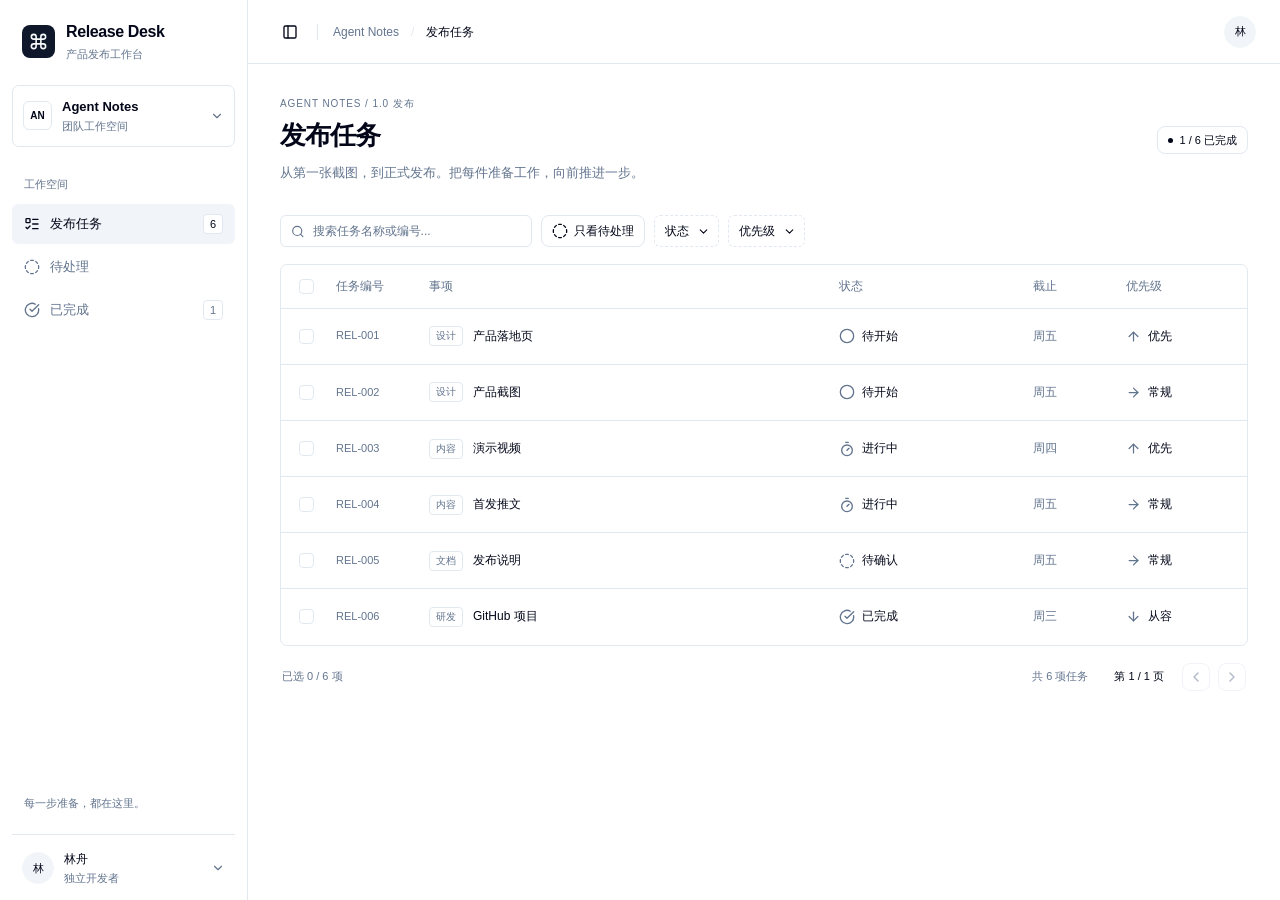
<file: index.html>
<!doctype html><html lang="zh-CN"><head><meta charset="UTF-8"/><meta name="viewport" content="width=device-width, initial-scale=1.0"/><title>Release Desk · 产品发布工作台</title>  <script type="module" crossorigin src="./assets/index-4V3cUewn.js"></script>
  <link rel="stylesheet" crossorigin href="./assets/index-pmveyRoi.css">
</head><body><div id="root"></div></body></html>
</file>
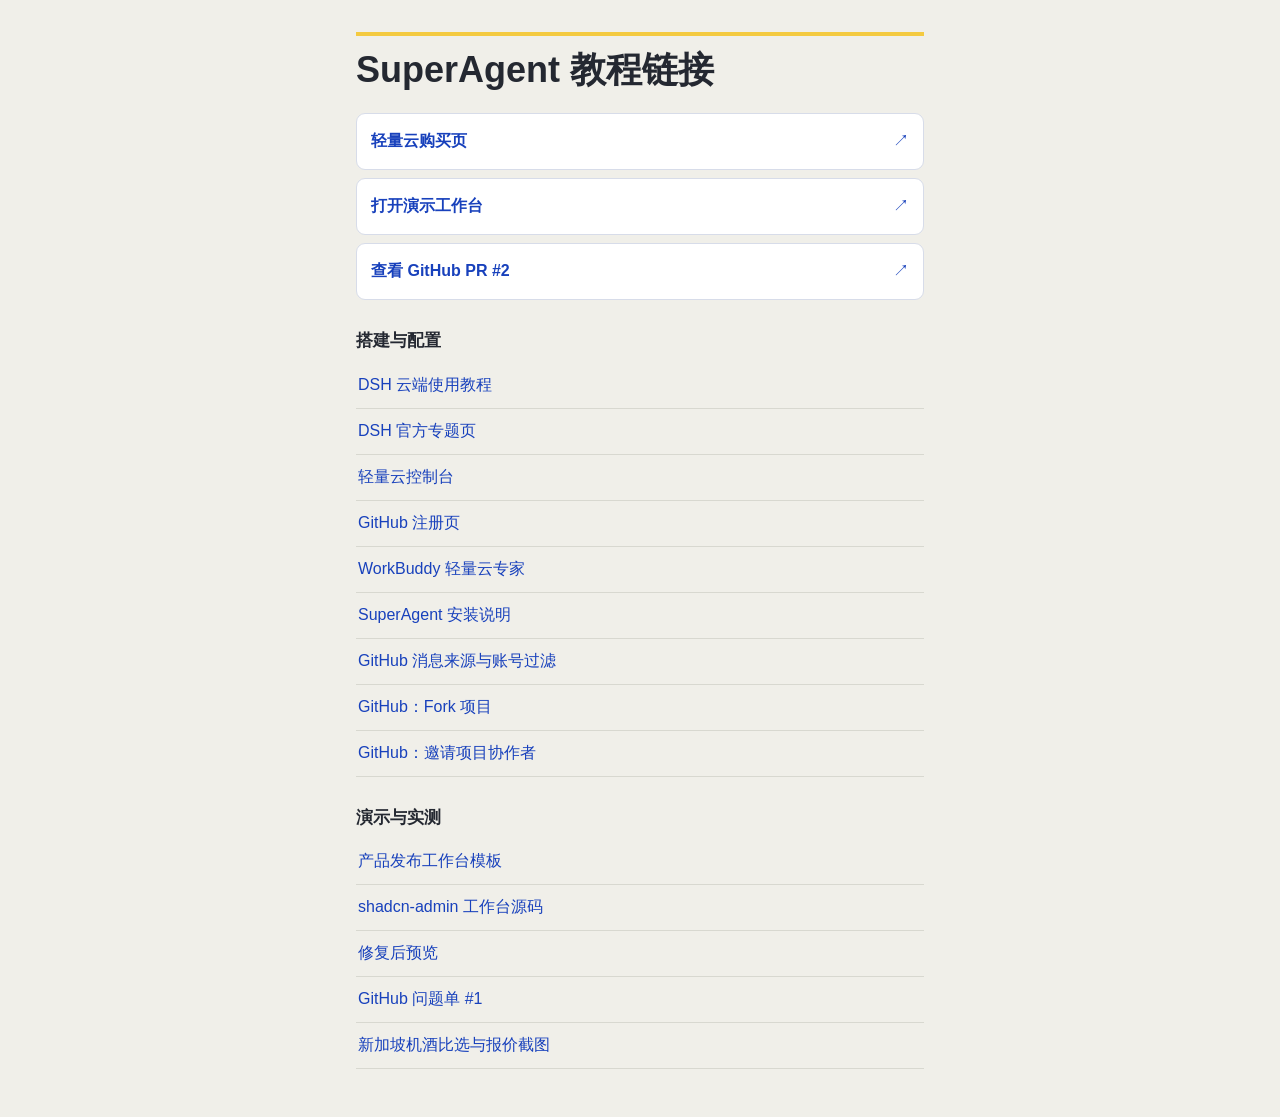
<file: links/index.html>
<!doctype html>
<html lang="zh-CN">
<head>
  <meta charset="utf-8">
  <meta name="viewport" content="width=device-width, initial-scale=1">
  <meta name="robots" content="noindex">
  <title>SuperAgent 教程链接</title>
  <style>
    :root { color-scheme: light; font-family: "PingFang SC", "Hiragino Sans GB", "Microsoft YaHei", sans-serif; }
    body { margin: 0; background: #f0efe9; color: #242831; line-height: 1.55; }
    main { box-sizing: border-box; width: min(100%, 38rem); margin: 0 auto; padding: 32px 20px 48px; }
    h1 { margin: 0 0 22px; padding-top: 12px; border-top: 4px solid #f4ca40; font-size: clamp(25px, 6vw, 36px); line-height: 1.2; }
    h2 { margin: 28px 0 8px; font-size: 17px; }
    ul { margin: 0; padding: 0; list-style: none; }
    a { box-sizing: border-box; display: flex; min-height: 46px; align-items: center; justify-content: space-between; gap: 12px; padding: 9px 2px; border-bottom: 1px solid #d8d8d0; color: #1841bc; text-decoration: none; }
    a:hover { text-decoration: underline; }
    a:focus-visible { outline: 2px solid #1841bc; outline-offset: 3px; }
    .featured { display: grid; gap: 8px; }
    .featured a { min-height: 57px; padding: 11px 14px; border: 1px solid #d7dce9; border-radius: 9px; background: #fff; font-size: 16px; font-weight: 650; }
    .arrow { flex: none; font-weight: 400; }
  </style>
</head>
<body>
  <main>
    <h1>SuperAgent 教程链接</h1>
    <nav aria-label="三个常用入口">
      <ul class="featured">
        <li><a href="https://buy.cloud.tencent.com/lighthouse">轻量云购买页 <span class="arrow" aria-hidden="true">↗</span></a></li>
        <li><a href="https://happier9216.github.io/superagent-launch-demo/">打开演示工作台 <span class="arrow" aria-hidden="true">↗</span></a></li>
        <li><a href="https://github.com/shownowAI/superagent-launch-demo/pull/2">查看 GitHub PR #2 <span class="arrow" aria-hidden="true">↗</span></a></li>
      </ul>
    </nav>

    <section>
      <h2>搭建与配置</h2>
      <ul>
        <li><a href="https://cloud.tencent.com/developer/article/2726642">DSH 云端使用教程</a></li>
        <li><a href="https://cloud.tencent.com/act/pro/ds-harness">DSH 官方专题页</a></li>
        <li><a href="https://console.cloud.tencent.com/lighthouse/instance">轻量云控制台</a></li>
        <li><a href="https://github.com/signup">GitHub 注册页</a></li>
        <li><a href="https://cloud.tencent.com/developer/article/2727729">WorkBuddy 轻量云专家</a></li>
        <li><a href="https://github.com/deepseek-ai/dsh-superagent-prototype/blob/8c32a9dc5d72c033816c6a8110b37f40cf94fba4/SETUP.md">SuperAgent 安装说明</a></li>
        <li><a href="https://github.com/deepseek-ai/dsh-superagent-prototype/blob/8c32a9dc5d72c033816c6a8110b37f40cf94fba4/src/sources/github.ts">GitHub 消息来源与账号过滤</a></li>
        <li><a href="https://docs.github.com/en/get-started/quickstart/fork-a-repo">GitHub：Fork 项目</a></li>
        <li><a href="https://docs.github.com/en/repositories/managing-your-repositorys-settings-and-features/repository-access-and-collaboration/inviting-collaborators-to-a-personal-repository">GitHub：邀请项目协作者</a></li>
      </ul>
    </section>

    <section>
      <h2>演示与实测</h2>
      <ul>
        <li><a href="https://github.com/happier9216/superagent-launch-demo">产品发布工作台模板</a></li>
        <li><a href="https://github.com/satnaing/shadcn-admin">shadcn-admin 工作台源码</a></li>
        <li><a href="https://happier9216.github.io/superagent-launch-demo/result/">修复后预览</a></li>
        <li><a href="https://github.com/shownowAI/superagent-launch-demo/issues/1">GitHub 问题单 #1</a></li>
        <li><a href="https://github.com/shownowAI/superagent-launch-demo/blob/5a22b7c1c736d70e2aec3b1cbafed2e52ef9af68/docs/singapore-trip/2026-11-11/%E6%96%B0%E5%8A%A0%E5%9D%A1%E8%A1%8C%E7%A8%8B%E6%96%B9%E6%A1%88%E6%AF%94%E9%80%89%E6%8A%A5%E5%91%8A.md">新加坡机酒比选与报价截图</a></li>
      </ul>
    </section>
  </main>
</body>
</html>
</file>
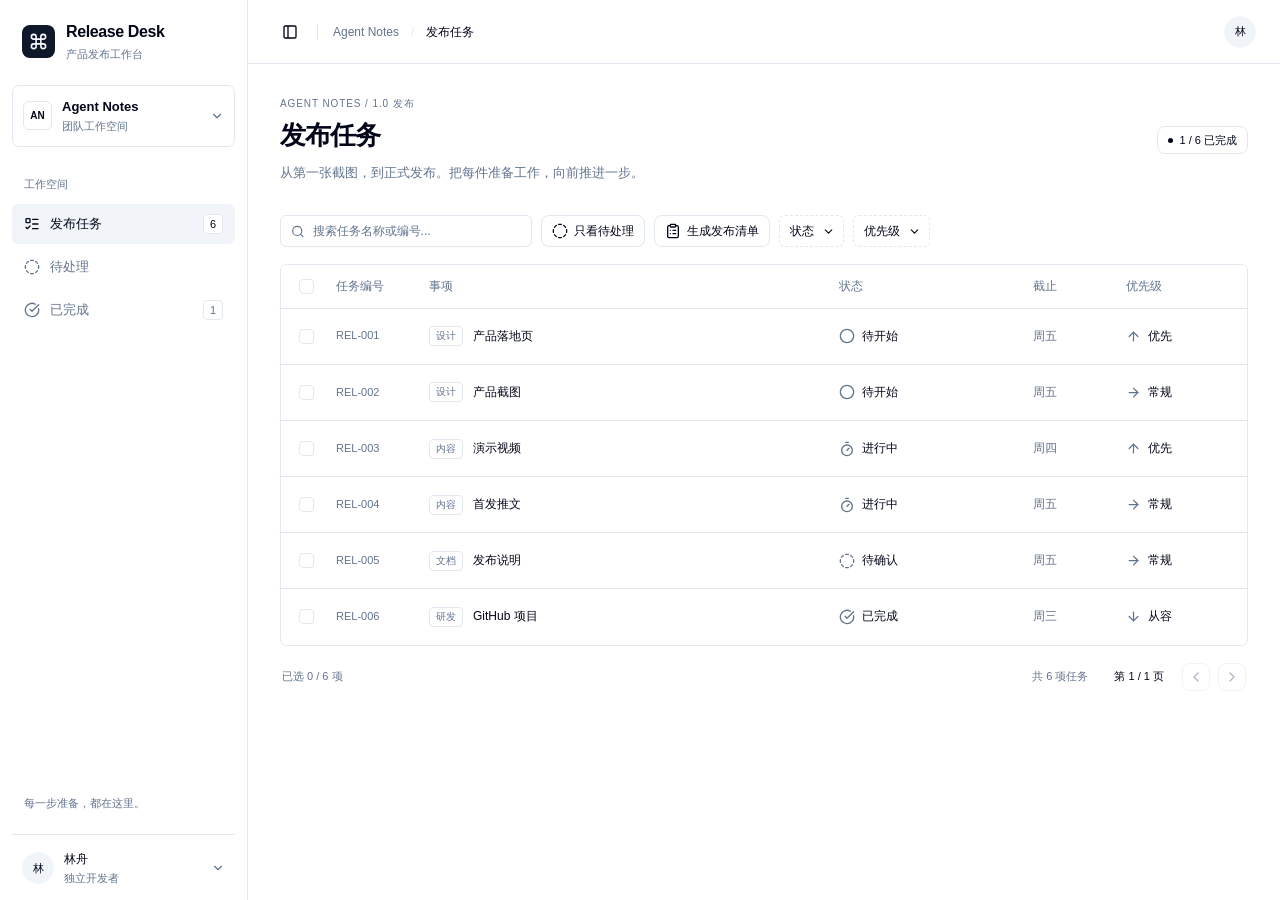
<file: result/index.html>
<!doctype html><html lang="zh-CN"><head><meta charset="UTF-8"/><meta name="viewport" content="width=device-width, initial-scale=1.0"/><title>Release Desk · 产品发布工作台</title>  <script type="module" crossorigin src="./assets/index-xsgQ9UOW.js"></script>
  <link rel="stylesheet" crossorigin href="./assets/index-DMCnuRxw.css">
</head><body><div id="root"></div></body></html>
</file>
<file: assets/index-pmveyRoi.css>
/*! tailwindcss v4.2.2 | MIT License | https://tailwindcss.com */
@layer properties{@supports (((-webkit-hyphens:none)) and (not (margin-trim:inline))) or ((-moz-orient:inline) and (not (color:rgb(from red r g b)))){*,:before,:after,::backdrop{--tw-translate-x:0;--tw-translate-y:0;--tw-translate-z:0;--tw-space-x-reverse:0;--tw-border-style:solid;--tw-leading:initial;--tw-font-weight:initial;--tw-tracking:initial;--tw-shadow:0 0 #0000;--tw-shadow-color:initial;--tw-shadow-alpha:100%;--tw-inset-shadow:0 0 #0000;--tw-inset-shadow-color:initial;--tw-inset-shadow-alpha:100%;--tw-ring-color:initial;--tw-ring-shadow:0 0 #0000;--tw-inset-ring-color:initial;--tw-inset-ring-shadow:0 0 #0000;--tw-ring-inset:initial;--tw-ring-offset-width:0px;--tw-ring-offset-color:#fff;--tw-ring-offset-shadow:0 0 #0000;--tw-outline-style:solid;--tw-blur:initial;--tw-brightness:initial;--tw-contrast:initial;--tw-grayscale:initial;--tw-hue-rotate:initial;--tw-invert:initial;--tw-opacity:initial;--tw-saturate:initial;--tw-sepia:initial;--tw-drop-shadow:initial;--tw-drop-shadow-color:initial;--tw-drop-shadow-alpha:100%;--tw-drop-shadow-size:initial;--tw-duration:initial;--tw-content:"";--tw-backdrop-blur:initial;--tw-backdrop-brightness:initial;--tw-backdrop-contrast:initial;--tw-backdrop-grayscale:initial;--tw-backdrop-hue-rotate:initial;--tw-backdrop-invert:initial;--tw-backdrop-opacity:initial;--tw-backdrop-saturate:initial;--tw-backdrop-sepia:initial;--tw-scale-x:1;--tw-scale-y:1;--tw-scale-z:1}}}@layer theme{:root,:host{--font-sans:ui-sans-serif, system-ui, sans-serif, "Apple Color Emoji", "Segoe UI Emoji", "Segoe UI Symbol", "Noto Color Emoji";--font-mono:ui-monospace, SFMono-Regular, Menlo, Monaco, Consolas, "Liberation Mono", "Courier New", monospace;--color-white:#fff;--spacing:.25rem;--container-xl:36rem;--container-7xl:80rem;--text-xs:.75rem;--text-xs--line-height:calc(1 / .75);--text-sm:.875rem;--text-sm--line-height:calc(1.25 / .875);--text-2xl:1.5rem;--text-2xl--line-height:calc(2 / 1.5);--font-weight-normal:400;--font-weight-medium:500;--font-weight-semibold:600;--font-weight-bold:700;--tracking-tight:-.025em;--leading-tight:1.25;--blur-lg:16px;--default-transition-duration:.15s;--default-transition-timing-function:cubic-bezier(.4, 0, .2, 1);--default-font-family:var(--font-sans);--default-mono-font-family:var(--font-mono)}}@layer base{*,:after,:before,::backdrop{box-sizing:border-box;border:0 solid;margin:0;padding:0}::file-selector-button{box-sizing:border-box;border:0 solid;margin:0;padding:0}html,:host{-webkit-text-size-adjust:100%;tab-size:4;line-height:1.5;font-family:var(--default-font-family,ui-sans-serif, system-ui, sans-serif, "Apple Color Emoji", "Segoe UI Emoji", "Segoe UI Symbol", "Noto Color Emoji");font-feature-settings:var(--default-font-feature-settings,normal);font-variation-settings:var(--default-font-variation-settings,normal);-webkit-tap-highlight-color:transparent}hr{height:0;color:inherit;border-top-width:1px}abbr:where([title]){-webkit-text-decoration:underline dotted;text-decoration:underline dotted}h1,h2,h3,h4,h5,h6{font-size:inherit;font-weight:inherit}a{color:inherit;-webkit-text-decoration:inherit;-webkit-text-decoration:inherit;-webkit-text-decoration:inherit;-webkit-text-decoration:inherit;text-decoration:inherit}b,strong{font-weight:bolder}code,kbd,samp,pre{font-family:var(--default-mono-font-family,ui-monospace, SFMono-Regular, Menlo, Monaco, Consolas, "Liberation Mono", "Courier New", monospace);font-feature-settings:var(--default-mono-font-feature-settings,normal);font-variation-settings:var(--default-mono-font-variation-settings,normal);font-size:1em}small{font-size:80%}sub,sup{vertical-align:baseline;font-size:75%;line-height:0;position:relative}sub{bottom:-.25em}sup{top:-.5em}table{text-indent:0;border-color:inherit;border-collapse:collapse}:-moz-focusring{outline:auto}progress{vertical-align:baseline}summary{display:list-item}ol,ul,menu{list-style:none}img,svg,video,canvas,audio,iframe,embed,object{vertical-align:middle;display:block}img,video{max-width:100%;height:auto}button,input,select,optgroup,textarea{font:inherit;font-feature-settings:inherit;font-variation-settings:inherit;letter-spacing:inherit;color:inherit;opacity:1;background-color:#0000;border-radius:0}::file-selector-button{font:inherit;font-feature-settings:inherit;font-variation-settings:inherit;letter-spacing:inherit;color:inherit;opacity:1;background-color:#0000;border-radius:0}:where(select:is([multiple],[size])) optgroup{font-weight:bolder}:where(select:is([multiple],[size])) optgroup option{padding-inline-start:20px}::file-selector-button{margin-inline-end:4px}::placeholder{opacity:1}@supports (not ((-webkit-appearance:-apple-pay-button))) or (contain-intrinsic-size:1px){::placeholder{color:currentColor}@supports (color:color-mix(in lab, red, red)){::placeholder{color:color-mix(in oklab, currentcolor 50%, transparent)}}}textarea{resize:vertical}::-webkit-search-decoration{-webkit-appearance:none}::-webkit-date-and-time-value{min-height:1lh;text-align:inherit}::-webkit-datetime-edit{display:inline-flex}::-webkit-datetime-edit-fields-wrapper{padding:0}::-webkit-datetime-edit{padding-block:0}::-webkit-datetime-edit-year-field{padding-block:0}::-webkit-datetime-edit-month-field{padding-block:0}::-webkit-datetime-edit-day-field{padding-block:0}::-webkit-datetime-edit-hour-field{padding-block:0}::-webkit-datetime-edit-minute-field{padding-block:0}::-webkit-datetime-edit-second-field{padding-block:0}::-webkit-datetime-edit-millisecond-field{padding-block:0}::-webkit-datetime-edit-meridiem-field{padding-block:0}::-webkit-calendar-picker-indicator{line-height:1}:-moz-ui-invalid{box-shadow:none}button,input:where([type=button],[type=reset],[type=submit]){appearance:button}::file-selector-button{appearance:button}::-webkit-inner-spin-button{height:auto}::-webkit-outer-spin-button{height:auto}[hidden]:where(:not([hidden=until-found])){display:none!important}*{border-color:var(--border);outline-color:var(--ring)}@supports (color:color-mix(in lab, red, red)){*{outline-color:color-mix(in oklab, var(--ring) 50%, transparent)}}body{background-color:var(--background);color:var(--foreground);-webkit-font-smoothing:antialiased;margin:0;font-family:Inter,-apple-system,BlinkMacSystemFont,PingFang SC,Microsoft YaHei,sans-serif}button,input,select{font:inherit}button:not(:disabled),select{cursor:pointer}button:focus-visible,input:focus-visible,select:focus-visible{outline:2px solid var(--ring);outline-offset:3px}}@layer components;@layer utilities{.visible{visibility:visible}.fixed{position:fixed}.relative{position:relative}.sticky{position:sticky}.start{inset-inline-start:var(--spacing)}.end{inset-inline-end:var(--spacing)}.top-0{top:calc(var(--spacing) * 0)}.z-50{z-index:50}.container{width:100%}@media (width>=40rem){.container{max-width:40rem}}@media (width>=48rem){.container{max-width:48rem}}@media (width>=64rem){.container{max-width:64rem}}@media (width>=80rem){.container{max-width:80rem}}@media (width>=96rem){.container{max-width:96rem}}.ms-auto{margin-inline-start:auto}.me-auto{margin-inline-end:auto}.mt-4{margin-top:calc(var(--spacing) * 4)}.mt-auto{margin-top:auto}.flex{display:flex}.grid{display:grid}.inline-flex{display:inline-flex}.table{display:table}.table-caption{display:table-caption}.table-cell{display:table-cell}.table-row{display:table-row}.aspect-square{aspect-ratio:1}.size-3\.5{width:calc(var(--spacing) * 3.5);height:calc(var(--spacing) * 3.5)}.size-4{width:calc(var(--spacing) * 4);height:calc(var(--spacing) * 4)}.size-6{width:calc(var(--spacing) * 6);height:calc(var(--spacing) * 6)}.size-8{width:calc(var(--spacing) * 8);height:calc(var(--spacing) * 8)}.size-9{width:calc(var(--spacing) * 9);height:calc(var(--spacing) * 9)}.size-full{width:100%;height:100%}.h-6{height:calc(var(--spacing) * 6)}.h-8{height:calc(var(--spacing) * 8)}.h-9{height:calc(var(--spacing) * 9)}.h-10{height:calc(var(--spacing) * 10)}.h-16{height:calc(var(--spacing) * 16)}.h-24{height:calc(var(--spacing) * 24)}.h-full{height:100%}.w-\(--radix-dropdown-menu-trigger-width\){width:var(--radix-dropdown-menu-trigger-width)}.w-2\/3{width:66.6667%}.w-8{width:calc(var(--spacing) * 8)}.w-20{width:calc(var(--spacing) * 20)}.w-25{width:calc(var(--spacing) * 25)}.w-\[inherit\]{width:inherit}.w-fit{width:fit-content}.w-full{width:100%}.max-w-0{max-width:calc(var(--spacing) * 0)}.max-w-52{max-width:calc(var(--spacing) * 52)}.min-w-56{min-width:calc(var(--spacing) * 56)}.min-w-xl{min-width:var(--container-xl)}.flex-1{flex:1}.shrink-0{flex-shrink:0}.grow{flex-grow:1}.caption-bottom{caption-side:bottom}.translate-y-0\.5{--tw-translate-y:calc(var(--spacing) * .5);translate:var(--tw-translate-x) var(--tw-translate-y)}.flex-col{flex-direction:column}.flex-wrap{flex-wrap:wrap}.items-center{align-items:center}.items-end{align-items:flex-end}.justify-between{justify-content:space-between}.justify-center{justify-content:center}.gap-1{gap:calc(var(--spacing) * 1)}.gap-1\.5{gap:calc(var(--spacing) * 1.5)}.gap-2{gap:calc(var(--spacing) * 2)}.gap-3{gap:calc(var(--spacing) * 3)}.gap-4{gap:calc(var(--spacing) * 4)}:where(.space-x-2>:not(:last-child)){--tw-space-x-reverse:0;margin-inline-start:calc(calc(var(--spacing) * 2) * var(--tw-space-x-reverse));margin-inline-end:calc(calc(var(--spacing) * 2) * calc(1 - var(--tw-space-x-reverse)))}.truncate{text-overflow:ellipsis;white-space:nowrap;overflow:hidden}.overflow-hidden{overflow:hidden}.overflow-x-auto{overflow-x:auto}.rounded-full{border-radius:3.40282e38px}.rounded-lg{border-radius:var(--radius)}.rounded-md{border-radius:calc(var(--radius) - 2px)}.rounded-sm{border-radius:calc(var(--radius) - 4px)}.border{border-style:var(--tw-border-style);border-width:1px}.border-t{border-top-style:var(--tw-border-style);border-top-width:1px}.border-b{border-bottom-style:var(--tw-border-style);border-bottom-width:1px}.border-input{border-color:var(--input)}.border-transparent{border-color:#0000}.bg-background{background-color:var(--background)}.bg-destructive{background-color:var(--destructive)}.bg-muted,.bg-muted\/50{background-color:var(--muted)}@supports (color:color-mix(in lab, red, red)){.bg-muted\/50{background-color:color-mix(in oklab, var(--muted) 50%, transparent)}}.bg-primary{background-color:var(--primary)}.bg-secondary{background-color:var(--secondary)}.bg-sidebar-primary{background-color:var(--sidebar-primary)}.p-0{padding:calc(var(--spacing) * 0)}.p-2{padding:calc(var(--spacing) * 2)}.p-4{padding:calc(var(--spacing) * 4)}.px-1{padding-inline:calc(var(--spacing) * 1)}.px-2{padding-inline:calc(var(--spacing) * 2)}.px-3{padding-inline:calc(var(--spacing) * 3)}.px-4{padding-inline:calc(var(--spacing) * 4)}.px-6{padding-inline:calc(var(--spacing) * 6)}.py-0{padding-block:calc(var(--spacing) * 0)}.py-0\.5{padding-block:calc(var(--spacing) * .5)}.py-1\.5{padding-block:calc(var(--spacing) * 1.5)}.py-2{padding-block:calc(var(--spacing) * 2)}.py-6{padding-block:calc(var(--spacing) * 6)}.ps-1{padding-inline-start:calc(var(--spacing) * 1)}.ps-3{padding-inline-start:calc(var(--spacing) * 3)}.ps-4{padding-inline-start:calc(var(--spacing) * 4)}.text-center{text-align:center}.text-start{text-align:start}.align-middle{vertical-align:middle}.text-2xl{font-size:var(--text-2xl);line-height:var(--tw-leading,var(--text-2xl--line-height))}.text-sm{font-size:var(--text-sm);line-height:var(--tw-leading,var(--text-sm--line-height))}.text-xs{font-size:var(--text-xs);line-height:var(--tw-leading,var(--text-xs--line-height))}.leading-tight{--tw-leading:var(--leading-tight);line-height:var(--leading-tight)}.font-bold{--tw-font-weight:var(--font-weight-bold);font-weight:var(--font-weight-bold)}.font-medium{--tw-font-weight:var(--font-weight-medium);font-weight:var(--font-weight-medium)}.font-normal{--tw-font-weight:var(--font-weight-normal);font-weight:var(--font-weight-normal)}.font-semibold{--tw-font-weight:var(--font-weight-semibold);font-weight:var(--font-weight-semibold)}.tracking-tight{--tw-tracking:var(--tracking-tight);letter-spacing:var(--tracking-tight)}.text-wrap{text-wrap:wrap}.whitespace-nowrap{white-space:nowrap}.text-current{color:currentColor}.text-foreground{color:var(--foreground)}.text-muted-foreground{color:var(--muted-foreground)}.text-primary{color:var(--primary)}.text-primary-foreground{color:var(--primary-foreground)}.text-secondary-foreground{color:var(--secondary-foreground)}.text-sidebar-primary-foreground{color:var(--sidebar-primary-foreground)}.text-white{color:var(--color-white)}.underline-offset-4{text-underline-offset:4px}.shadow{--tw-shadow:0 1px 3px 0 var(--tw-shadow-color,#0000001a), 0 1px 2px -1px var(--tw-shadow-color,#0000001a);box-shadow:var(--tw-inset-shadow), var(--tw-inset-ring-shadow), var(--tw-ring-offset-shadow), var(--tw-ring-shadow), var(--tw-shadow)}.shadow-none{--tw-shadow:0 0 #0000;box-shadow:var(--tw-inset-shadow), var(--tw-inset-ring-shadow), var(--tw-ring-offset-shadow), var(--tw-ring-shadow), var(--tw-shadow)}.shadow-xs{--tw-shadow:0 1px 2px 0 var(--tw-shadow-color,#0000000d);box-shadow:var(--tw-inset-shadow), var(--tw-inset-ring-shadow), var(--tw-ring-offset-shadow), var(--tw-ring-shadow), var(--tw-shadow)}.outline{outline-style:var(--tw-outline-style);outline-width:1px}.filter{filter:var(--tw-blur,) var(--tw-brightness,) var(--tw-contrast,) var(--tw-grayscale,) var(--tw-hue-rotate,) var(--tw-invert,) var(--tw-saturate,) var(--tw-sepia,) var(--tw-drop-shadow,)}.transition-\[color\,box-shadow\]{transition-property:color,box-shadow;transition-timing-function:var(--tw-ease,var(--default-transition-timing-function));transition-duration:var(--tw-duration,var(--default-transition-duration))}.transition-all{transition-property:all;transition-timing-function:var(--tw-ease,var(--default-transition-timing-function));transition-duration:var(--tw-duration,var(--default-transition-duration))}.transition-colors{transition-property:color,background-color,border-color,outline-color,text-decoration-color,fill,stroke,--tw-gradient-from,--tw-gradient-via,--tw-gradient-to;transition-timing-function:var(--tw-ease,var(--default-transition-timing-function));transition-duration:var(--tw-duration,var(--default-transition-duration))}.transition-shadow{transition-property:box-shadow;transition-timing-function:var(--tw-ease,var(--default-transition-timing-function));transition-duration:var(--tw-duration,var(--default-transition-duration))}.transition-transform{transition-property:transform,translate,scale,rotate;transition-timing-function:var(--tw-ease,var(--default-transition-timing-function));transition-duration:var(--tw-duration,var(--default-transition-duration))}.transition-none{transition-property:none}.duration-200{--tw-duration:.2s;transition-duration:.2s}.outline-none{--tw-outline-style:none;outline-style:none}.group-data-\[state\=open\]\/collapsible\:rotate-90:is(:where(.group\/collapsible)[data-state=open] *){rotate:90deg}.after\:absolute:after{content:var(--tw-content);position:absolute}.after\:inset-0:after{content:var(--tw-content);inset:calc(var(--spacing) * 0)}.after\:-z-10:after{content:var(--tw-content);z-index:calc(10 * -1)}.after\:bg-background\/20:after{content:var(--tw-content);background-color:var(--background)}@supports (color:color-mix(in lab, red, red)){.after\:bg-background\/20:after{background-color:color-mix(in oklab, var(--background) 20%, transparent)}}.after\:backdrop-blur-lg:after{content:var(--tw-content);--tw-backdrop-blur:blur(var(--blur-lg));-webkit-backdrop-filter:var(--tw-backdrop-blur,) var(--tw-backdrop-brightness,) var(--tw-backdrop-contrast,) var(--tw-backdrop-grayscale,) var(--tw-backdrop-hue-rotate,) var(--tw-backdrop-invert,) var(--tw-backdrop-opacity,) var(--tw-backdrop-saturate,) var(--tw-backdrop-sepia,);backdrop-filter:var(--tw-backdrop-blur,) var(--tw-backdrop-brightness,) var(--tw-backdrop-contrast,) var(--tw-backdrop-grayscale,) var(--tw-backdrop-hue-rotate,) var(--tw-backdrop-invert,) var(--tw-backdrop-opacity,) var(--tw-backdrop-saturate,) var(--tw-backdrop-sepia,)}@media (hover:hover){.hover\:bg-accent:hover{background-color:var(--accent)}.hover\:bg-destructive\/90:hover{background-color:var(--destructive)}@supports (color:color-mix(in lab, red, red)){.hover\:bg-destructive\/90:hover{background-color:color-mix(in oklab, var(--destructive) 90%, transparent)}}.hover\:bg-muted\/50:hover{background-color:var(--muted)}@supports (color:color-mix(in lab, red, red)){.hover\:bg-muted\/50:hover{background-color:color-mix(in oklab, var(--muted) 50%, transparent)}}.hover\:bg-primary\/90:hover{background-color:var(--primary)}@supports (color:color-mix(in lab, red, red)){.hover\:bg-primary\/90:hover{background-color:color-mix(in oklab, var(--primary) 90%, transparent)}}.hover\:bg-secondary\/80:hover{background-color:var(--secondary)}@supports (color:color-mix(in lab, red, red)){.hover\:bg-secondary\/80:hover{background-color:color-mix(in oklab, var(--secondary) 80%, transparent)}}.hover\:text-accent-foreground:hover{color:var(--accent-foreground)}.hover\:underline:hover{text-decoration-line:underline}}.focus-visible\:border-ring:focus-visible{border-color:var(--ring)}.focus-visible\:ring-\[3px\]:focus-visible{--tw-ring-shadow:var(--tw-ring-inset,) 0 0 0 calc(3px + var(--tw-ring-offset-width)) var(--tw-ring-color,currentcolor);box-shadow:var(--tw-inset-shadow), var(--tw-inset-ring-shadow), var(--tw-ring-offset-shadow), var(--tw-ring-shadow), var(--tw-shadow)}.focus-visible\:ring-destructive\/20:focus-visible{--tw-ring-color:var(--destructive)}@supports (color:color-mix(in lab, red, red)){.focus-visible\:ring-destructive\/20:focus-visible{--tw-ring-color:color-mix(in oklab, var(--destructive) 20%, transparent)}}.focus-visible\:ring-ring\/50:focus-visible{--tw-ring-color:var(--ring)}@supports (color:color-mix(in lab, red, red)){.focus-visible\:ring-ring\/50:focus-visible{--tw-ring-color:color-mix(in oklab, var(--ring) 50%, transparent)}}.disabled\:pointer-events-none:disabled{pointer-events:none}.disabled\:cursor-not-allowed:disabled{cursor:not-allowed}.disabled\:opacity-50:disabled{opacity:.5}.has-\[\>svg\]\:px-2\.5:has(>svg){padding-inline:calc(var(--spacing) * 2.5)}.has-\[\>svg\]\:px-3:has(>svg){padding-inline:calc(var(--spacing) * 3)}.has-\[\>svg\]\:px-4:has(>svg){padding-inline:calc(var(--spacing) * 4)}.aria-invalid\:border-destructive[aria-invalid=true]{border-color:var(--destructive)}.aria-invalid\:ring-destructive\/20[aria-invalid=true]{--tw-ring-color:var(--destructive)}@supports (color:color-mix(in lab, red, red)){.aria-invalid\:ring-destructive\/20[aria-invalid=true]{--tw-ring-color:color-mix(in oklab, var(--destructive) 20%, transparent)}}.data-\[state\=checked\]\:border-primary[data-state=checked]{border-color:var(--primary)}.data-\[state\=checked\]\:bg-primary[data-state=checked]{background-color:var(--primary)}.data-\[state\=checked\]\:text-primary-foreground[data-state=checked]{color:var(--primary-foreground)}.data-\[state\=open\]\:bg-sidebar-accent[data-state=open]{background-color:var(--sidebar-accent)}.data-\[state\=open\]\:text-sidebar-accent-foreground[data-state=open]{color:var(--sidebar-accent-foreground)}.data-\[state\=selected\]\:bg-muted[data-state=selected]{background-color:var(--muted)}@media not all and (width>=48rem){.max-md\:scale-125{--tw-scale-x:125%;--tw-scale-y:125%;--tw-scale-z:125%;scale:var(--tw-scale-x) var(--tw-scale-y)}}@media not all and (width>=40rem){.max-sm\:has-\[div\[role\=\"toolbar\"\]\]\:mb-16:has(:is(div[role=toolbar])){margin-bottom:calc(var(--spacing) * 16)}}@media (width>=40rem){.sm\:gap-4{gap:calc(var(--spacing) * 4)}.sm\:gap-6{gap:calc(var(--spacing) * 6)}}@container content (width>=80rem){.\@7xl\/content\:mx-auto{margin-inline:auto}.\@7xl\/content\:w-full{width:100%}.\@7xl\/content\:max-w-7xl{max-width:var(--container-7xl)}}.rtl\:rotate-180:where(:is(:lang(ae),:lang(ar),:lang(arc),:lang(bcc),:lang(bqi),:lang(ckb),:lang(dv),:lang(fa),:lang(glk),:lang(he),:lang(ku),:lang(mzn),:lang(nqo),:lang(pnb),:lang(ps),:lang(sd),:lang(ug),:lang(ur),:lang(yi)),[dir=rtl],[dir=rtl] *){rotate:180deg}@media (prefers-color-scheme:dark){.dark\:border-input{border-color:var(--input)}.dark\:bg-destructive\/60{background-color:var(--destructive)}@supports (color:color-mix(in lab, red, red)){.dark\:bg-destructive\/60{background-color:color-mix(in oklab, var(--destructive) 60%, transparent)}}.dark\:bg-input\/30{background-color:var(--input)}@supports (color:color-mix(in lab, red, red)){.dark\:bg-input\/30{background-color:color-mix(in oklab, var(--input) 30%, transparent)}}@media (hover:hover){.dark\:hover\:bg-accent\/50:hover{background-color:var(--accent)}@supports (color:color-mix(in lab, red, red)){.dark\:hover\:bg-accent\/50:hover{background-color:color-mix(in oklab, var(--accent) 50%, transparent)}}.dark\:hover\:bg-input\/50:hover{background-color:var(--input)}@supports (color:color-mix(in lab, red, red)){.dark\:hover\:bg-input\/50:hover{background-color:color-mix(in oklab, var(--input) 50%, transparent)}}}.dark\:focus-visible\:ring-destructive\/40:focus-visible{--tw-ring-color:var(--destructive)}@supports (color:color-mix(in lab, red, red)){.dark\:focus-visible\:ring-destructive\/40:focus-visible{--tw-ring-color:color-mix(in oklab, var(--destructive) 40%, transparent)}}.dark\:aria-invalid\:ring-destructive\/40[aria-invalid=true]{--tw-ring-color:var(--destructive)}@supports (color:color-mix(in lab, red, red)){.dark\:aria-invalid\:ring-destructive\/40[aria-invalid=true]{--tw-ring-color:color-mix(in oklab, var(--destructive) 40%, transparent)}}.dark\:data-\[state\=checked\]\:bg-primary[data-state=checked]{background-color:var(--primary)}}.\[\&_svg\]\:pointer-events-none svg{pointer-events:none}.\[\&_svg\]\:shrink-0 svg{flex-shrink:0}.\[\&_svg\:not\(\[class\*\=\'size-\'\]\)\]\:size-4 svg:not([class*=size-]){width:calc(var(--spacing) * 4);height:calc(var(--spacing) * 4)}.\[\&_tr\]\:border-b tr{border-bottom-style:var(--tw-border-style);border-bottom-width:1px}.\[\&_tr\:last-child\]\:border-0 tr:last-child{border-style:var(--tw-border-style);border-width:0}:is(.\*\:\[\[role\=checkbox\]\]\:translate-y-0\.5>*)[role=checkbox]{--tw-translate-y:calc(var(--spacing) * .5);translate:var(--tw-translate-x) var(--tw-translate-y)}.\[\&\>svg\]\:pointer-events-none>svg{pointer-events:none}.\[\&\>svg\]\:size-3>svg{width:calc(var(--spacing) * 3);height:calc(var(--spacing) * 3)}.\[\&\>tr\]\:last\:border-b-0>tr:last-child{border-bottom-style:var(--tw-border-style);border-bottom-width:0}@media (hover:hover){a.\[a\&\]\:hover\:bg-accent:hover{background-color:var(--accent)}a.\[a\&\]\:hover\:bg-destructive\/90:hover{background-color:var(--destructive)}@supports (color:color-mix(in lab, red, red)){a.\[a\&\]\:hover\:bg-destructive\/90:hover{background-color:color-mix(in oklab, var(--destructive) 90%, transparent)}}a.\[a\&\]\:hover\:bg-primary\/90:hover{background-color:var(--primary)}@supports (color:color-mix(in lab, red, red)){a.\[a\&\]\:hover\:bg-primary\/90:hover{background-color:color-mix(in oklab, var(--primary) 90%, transparent)}}a.\[a\&\]\:hover\:bg-secondary\/90:hover{background-color:var(--secondary)}@supports (color:color-mix(in lab, red, red)){a.\[a\&\]\:hover\:bg-secondary\/90:hover{background-color:color-mix(in oklab, var(--secondary) 90%, transparent)}}a.\[a\&\]\:hover\:text-accent-foreground:hover{color:var(--accent-foreground)}}}:root{--radius:.625rem;--background:oklch(100% 0 0);--foreground:oklch(12.9% .042 264.695);--card:oklch(100% 0 0);--card-foreground:oklch(12.9% .042 264.695);--popover:oklch(100% 0 0);--popover-foreground:oklch(12.9% .042 264.695);--primary:oklch(20.8% .042 265.755);--primary-foreground:oklch(98.4% .003 247.858);--secondary:oklch(96.8% .007 247.896);--secondary-foreground:oklch(20.8% .042 265.755);--muted:oklch(96.8% .007 247.896);--muted-foreground:oklch(55.4% .046 257.417);--accent:oklch(96.8% .007 247.896);--accent-foreground:oklch(20.8% .042 265.755);--destructive:oklch(57.7% .245 27.325);--border:oklch(92.9% .013 255.508);--input:oklch(92.9% .013 255.508);--ring:oklch(70.4% .04 256.788);--chart-1:oklch(64.6% .222 41.116);--chart-2:oklch(60% .118 184.704);--chart-3:oklch(39.8% .07 227.392);--chart-4:oklch(82.8% .189 84.429);--chart-5:oklch(76.9% .188 70.08);--sidebar:var(--background);--sidebar-foreground:var(--foreground);--sidebar-primary:var(--primary);--sidebar-primary-foreground:var(--primary-foreground);--sidebar-accent:var(--accent);--sidebar-accent-foreground:var(--accent-foreground);--sidebar-border:var(--border);--sidebar-ring:var(--ring)}.dark{--background:oklch(12.9% .042 264.695);--foreground:oklch(98.4% .003 247.858);--card:oklch(14% .04 259.21);--card-foreground:oklch(98.4% .003 247.858);--popover:oklch(20.8% .042 265.755);--popover-foreground:oklch(98.4% .003 247.858);--primary:oklch(92.9% .013 255.508);--primary-foreground:oklch(20.8% .042 265.755);--secondary:oklch(27.9% .041 260.031);--secondary-foreground:oklch(98.4% .003 247.858);--muted:oklch(27.9% .041 260.031);--muted-foreground:oklch(70.4% .04 256.788);--accent:oklch(27.9% .041 260.031);--accent-foreground:oklch(98.4% .003 247.858);--destructive:oklch(70.4% .191 22.216);--border:oklch(100% 0 0/.1);--input:oklch(100% 0 0/.15);--ring:oklch(55.1% .027 264.364);--chart-1:oklch(48.8% .243 264.376);--chart-2:oklch(69.6% .17 162.48);--chart-3:oklch(76.9% .188 70.08);--chart-4:oklch(62.7% .265 303.9);--chart-5:oklch(64.5% .246 16.439)}.desk-shell{min-height:100dvh;font-size:14px;line-height:1.5;display:flex}.desk-sidebar{border-right:1px solid var(--border);background:var(--sidebar);z-index:20;flex-direction:column;width:248px;padding:20px 12px 14px;display:flex;position:fixed;inset:0 auto 0 0}.desk-brand{letter-spacing:-.025em;align-items:center;gap:11px;padding:0 10px 22px;font-size:16px;font-weight:650;display:flex}.brand-icon{background:var(--primary);width:33px;height:33px;color:var(--primary-foreground);border-radius:8px;place-items:center;display:grid}.desk-brand small,.desk-workspace small,.desk-user small{color:var(--muted-foreground);letter-spacing:0;margin-top:2px;font-size:11px;font-weight:400;display:block}.desk-workspace{border:1px solid var(--border);border-radius:7px;align-items:center;gap:10px;margin-bottom:29px;padding:11px 10px;font-size:13px;font-weight:550;display:flex}.workspace-icon{border:1px solid var(--border);border-radius:6px;place-items:center;width:29px;height:29px;font-size:10px;font-weight:600;display:grid}.desk-workspace>svg{color:var(--muted-foreground);margin-left:auto}.nav-label{color:var(--muted-foreground);padding:0 12px 9px;font-size:11px}.desk-nav{text-align:left;width:100%;color:var(--muted-foreground);background:0 0;border:0;border-radius:6px;align-items:center;gap:10px;margin:3px 0;padding:10px 12px;font-size:13px;display:flex}.desk-nav.active{color:var(--foreground);background:var(--accent);font-weight:550}.desk-nav:hover{background:var(--accent)}.desk-nav>span{text-align:center;background:var(--background);border:1px solid var(--border);border-radius:4px;min-width:20px;margin-left:auto;font-size:11px;font-weight:500;line-height:18px}.desk-sidebar-note{color:var(--muted-foreground);margin-top:auto;padding:22px 12px;font-size:11px}.desk-user{border-top:1px solid var(--border);align-items:center;gap:10px;padding:15px 10px 0;font-size:12px;font-weight:550;display:flex}.desk-user>svg{color:var(--muted-foreground);margin-left:auto}.desk-user [data-slot=avatar-fallback]{font-size:11px}.desk-main{flex:1;min-width:0;margin-left:248px}.desk-header{border-bottom:1px solid var(--border);align-items:center;gap:15px;height:64px;padding:0 24px;display:flex}.header-divider{background:var(--border);width:1px;height:16px;margin-left:-6px}.desk-breadcrumb{color:var(--muted-foreground);align-items:center;gap:12px;font-size:12px;display:flex}.desk-breadcrumb strong{color:var(--foreground);font-weight:450}.desk-breadcrumb>span{color:var(--border)}.header-avatar{margin-left:auto}.header-avatar [data-slot=avatar-fallback]{font-size:11px}.desk-content{max-width:1600px;padding:32px}.desk-title-row{justify-content:space-between;align-items:center;gap:20px;margin:0 0 31px;display:flex}.desk-eyebrow{letter-spacing:.09em;color:var(--muted-foreground);margin-bottom:8px;font-size:10px}.desk-title-row h1{letter-spacing:-.04em;margin:0;font-size:26px;font-weight:650;line-height:1.3}.desk-title-row p{color:var(--muted-foreground);margin:8px 0 0;font-size:13px;line-height:1.8}.release-progress{gap:7px;padding:6px 10px;font-size:11px}.progress-dot{background:var(--foreground);border-radius:100%;width:5px;height:5px}.desk-toolbar{flex-wrap:wrap;align-items:center;gap:9px;margin-bottom:17px;display:flex}.task-search{border:1px solid var(--input);width:252px;height:32px;color:var(--muted-foreground);border-radius:6px;align-items:center;gap:8px;padding:0 10px;display:flex;box-shadow:0 1px 2px #00000004}.task-search input{width:100%;min-width:0;height:28px;color:var(--foreground);background:0 0;border:0;outline:none;font-size:12px}.task-search input::placeholder{color:var(--muted-foreground)}.task-search button{color:var(--muted-foreground);background:0 0;border:0;padding:0;display:flex}.desk-toolbar [data-slot=button]{box-shadow:none;gap:6px;font-size:12px}.toolbar-select{border:1px dashed var(--input);border-radius:6px;align-items:center;height:32px;font-size:12px;display:flex;position:relative}.toolbar-select>span{padding-left:10px}.toolbar-select select{opacity:0;width:100%;position:absolute;inset:0}.toolbar-select>svg{margin:0 8px}.task-table-frame{border:1px solid var(--border);border-radius:7px;overflow:hidden}.task-table{min-width:835px}.task-table thead{background:var(--background)}.task-table th{color:var(--muted-foreground);height:43px;padding:0 13px;font-size:12px;font-weight:500}.task-table td{padding:17px 13px;font-size:12px}.task-table .selection-cell{width:42px;padding-left:18px;padding-right:8px}.task-table [data-slot=checkbox]{width:15px;height:15px;box-shadow:none;border-radius:4px}.task-id{font-variant-numeric:tabular-nums;color:var(--muted-foreground);width:93px;font-size:11px!important}.task-title-head{min-width:220px}.task-title{align-items:center;gap:10px;font-weight:500;display:flex}.task-title [data-slot=badge]{color:var(--muted-foreground);border-radius:4px;padding:4px 6px;font-size:10px;font-weight:450;line-height:1}.task-status{color:var(--muted-foreground);align-items:center;gap:7px;display:flex}.task-status select{appearance:none;outline-offset:1px;width:55px;color:var(--foreground);background:0 0;border:0;padding:2px 0;font-size:12px}.task-deadline{color:var(--muted-foreground)}.task-priority{align-items:center;gap:7px;display:flex}.task-priority>svg{color:var(--muted-foreground)}.table-empty{text-align:center;height:180px;color:var(--muted-foreground)}.table-footer{color:var(--muted-foreground);justify-content:space-between;align-items:center;margin-top:17px;padding:0 2px;font-size:11px;display:flex}.table-footer>div{align-items:center;gap:8px;display:flex}.table-footer [data-slot=button]{width:28px;height:28px;box-shadow:none}.pagination-label{color:var(--foreground);margin:0 10px 0 18px}.sidebar-backdrop{display:none}@media (width<=1100px){.desk-sidebar{width:220px}.desk-main{margin-left:220px}.desk-content{padding:28px 24px}.desk-title-row p{max-width:360px}.release-progress{align-self:start;margin-top:29px}}@media (width<=760px){.desk-sidebar{transition:transform .16s;transform:translate(-100%)}.desk-main{margin-left:0}.sidebar-open .desk-sidebar{transform:translate(0)}.sidebar-open .sidebar-backdrop{z-index:15;background:#0004;border:0;display:block;position:fixed;inset:0}.desk-header{height:58px;padding:0 16px}.desk-content{padding:25px 18px}.desk-title-row{align-items:flex-start;gap:10px;margin-bottom:24px}.desk-title-row h1{font-size:25px}.desk-title-row p{max-width:230px;font-size:12px}.release-progress{gap:5px;margin-top:29px;padding:5px 7px;font-size:10px}.desk-toolbar{gap:8px}.task-search{width:100%;margin-bottom:3px}.table-footer{gap:10px;font-size:10px}.pagination-label{display:none}.table-footer>div>span:first-child{margin-right:2px}.desk-breadcrumb{gap:9px;font-size:11px}}@property --tw-translate-x{syntax:"*";inherits:false;initial-value:0}@property --tw-translate-y{syntax:"*";inherits:false;initial-value:0}@property --tw-translate-z{syntax:"*";inherits:false;initial-value:0}@property --tw-space-x-reverse{syntax:"*";inherits:false;initial-value:0}@property --tw-border-style{syntax:"*";inherits:false;initial-value:solid}@property --tw-leading{syntax:"*";inherits:false}@property --tw-font-weight{syntax:"*";inherits:false}@property --tw-tracking{syntax:"*";inherits:false}@property --tw-shadow{syntax:"*";inherits:false;initial-value:0 0 #0000}@property --tw-shadow-color{syntax:"*";inherits:false}@property --tw-shadow-alpha{syntax:"<percentage>";inherits:false;initial-value:100%}@property --tw-inset-shadow{syntax:"*";inherits:false;initial-value:0 0 #0000}@property --tw-inset-shadow-color{syntax:"*";inherits:false}@property --tw-inset-shadow-alpha{syntax:"<percentage>";inherits:false;initial-value:100%}@property --tw-ring-color{syntax:"*";inherits:false}@property --tw-ring-shadow{syntax:"*";inherits:false;initial-value:0 0 #0000}@property --tw-inset-ring-color{syntax:"*";inherits:false}@property --tw-inset-ring-shadow{syntax:"*";inherits:false;initial-value:0 0 #0000}@property --tw-ring-inset{syntax:"*";inherits:false}@property --tw-ring-offset-width{syntax:"<length>";inherits:false;initial-value:0}@property --tw-ring-offset-color{syntax:"*";inherits:false;initial-value:#fff}@property --tw-ring-offset-shadow{syntax:"*";inherits:false;initial-value:0 0 #0000}@property --tw-outline-style{syntax:"*";inherits:false;initial-value:solid}@property --tw-blur{syntax:"*";inherits:false}@property --tw-brightness{syntax:"*";inherits:false}@property --tw-contrast{syntax:"*";inherits:false}@property --tw-grayscale{syntax:"*";inherits:false}@property --tw-hue-rotate{syntax:"*";inherits:false}@property --tw-invert{syntax:"*";inherits:false}@property --tw-opacity{syntax:"*";inherits:false}@property --tw-saturate{syntax:"*";inherits:false}@property --tw-sepia{syntax:"*";inherits:false}@property --tw-drop-shadow{syntax:"*";inherits:false}@property --tw-drop-shadow-color{syntax:"*";inherits:false}@property --tw-drop-shadow-alpha{syntax:"<percentage>";inherits:false;initial-value:100%}@property --tw-drop-shadow-size{syntax:"*";inherits:false}@property --tw-duration{syntax:"*";inherits:false}@property --tw-content{syntax:"*";inherits:false;initial-value:""}@property --tw-backdrop-blur{syntax:"*";inherits:false}@property --tw-backdrop-brightness{syntax:"*";inherits:false}@property --tw-backdrop-contrast{syntax:"*";inherits:false}@property --tw-backdrop-grayscale{syntax:"*";inherits:false}@property --tw-backdrop-hue-rotate{syntax:"*";inherits:false}@property --tw-backdrop-invert{syntax:"*";inherits:false}@property --tw-backdrop-opacity{syntax:"*";inherits:false}@property --tw-backdrop-saturate{syntax:"*";inherits:false}@property --tw-backdrop-sepia{syntax:"*";inherits:false}@property --tw-scale-x{syntax:"*";inherits:false;initial-value:1}@property --tw-scale-y{syntax:"*";inherits:false;initial-value:1}@property --tw-scale-z{syntax:"*";inherits:false;initial-value:1}
</file>
<file: result/assets/index-DMCnuRxw.css>
/*! tailwindcss v4.2.2 | MIT License | https://tailwindcss.com */
@layer properties{@supports (((-webkit-hyphens:none)) and (not (margin-trim:inline))) or ((-moz-orient:inline) and (not (color:rgb(from red r g b)))){*,:before,:after,::backdrop{--tw-translate-x:0;--tw-translate-y:0;--tw-translate-z:0;--tw-space-x-reverse:0;--tw-border-style:solid;--tw-leading:initial;--tw-font-weight:initial;--tw-tracking:initial;--tw-shadow:0 0 #0000;--tw-shadow-color:initial;--tw-shadow-alpha:100%;--tw-inset-shadow:0 0 #0000;--tw-inset-shadow-color:initial;--tw-inset-shadow-alpha:100%;--tw-ring-color:initial;--tw-ring-shadow:0 0 #0000;--tw-inset-ring-color:initial;--tw-inset-ring-shadow:0 0 #0000;--tw-ring-inset:initial;--tw-ring-offset-width:0px;--tw-ring-offset-color:#fff;--tw-ring-offset-shadow:0 0 #0000;--tw-outline-style:solid;--tw-blur:initial;--tw-brightness:initial;--tw-contrast:initial;--tw-grayscale:initial;--tw-hue-rotate:initial;--tw-invert:initial;--tw-opacity:initial;--tw-saturate:initial;--tw-sepia:initial;--tw-drop-shadow:initial;--tw-drop-shadow-color:initial;--tw-drop-shadow-alpha:100%;--tw-drop-shadow-size:initial;--tw-duration:initial;--tw-content:"";--tw-backdrop-blur:initial;--tw-backdrop-brightness:initial;--tw-backdrop-contrast:initial;--tw-backdrop-grayscale:initial;--tw-backdrop-hue-rotate:initial;--tw-backdrop-invert:initial;--tw-backdrop-opacity:initial;--tw-backdrop-saturate:initial;--tw-backdrop-sepia:initial;--tw-scale-x:1;--tw-scale-y:1;--tw-scale-z:1}}}@layer theme{:root,:host{--font-sans:ui-sans-serif, system-ui, sans-serif, "Apple Color Emoji", "Segoe UI Emoji", "Segoe UI Symbol", "Noto Color Emoji";--font-mono:ui-monospace, SFMono-Regular, Menlo, Monaco, Consolas, "Liberation Mono", "Courier New", monospace;--color-white:#fff;--spacing:.25rem;--container-xl:36rem;--container-7xl:80rem;--text-xs:.75rem;--text-xs--line-height:calc(1 / .75);--text-sm:.875rem;--text-sm--line-height:calc(1.25 / .875);--text-2xl:1.5rem;--text-2xl--line-height:calc(2 / 1.5);--font-weight-normal:400;--font-weight-medium:500;--font-weight-semibold:600;--font-weight-bold:700;--tracking-tight:-.025em;--leading-tight:1.25;--blur-lg:16px;--default-transition-duration:.15s;--default-transition-timing-function:cubic-bezier(.4, 0, .2, 1);--default-font-family:var(--font-sans);--default-mono-font-family:var(--font-mono)}}@layer base{*,:after,:before,::backdrop{box-sizing:border-box;border:0 solid;margin:0;padding:0}::file-selector-button{box-sizing:border-box;border:0 solid;margin:0;padding:0}html,:host{-webkit-text-size-adjust:100%;tab-size:4;line-height:1.5;font-family:var(--default-font-family,ui-sans-serif, system-ui, sans-serif, "Apple Color Emoji", "Segoe UI Emoji", "Segoe UI Symbol", "Noto Color Emoji");font-feature-settings:var(--default-font-feature-settings,normal);font-variation-settings:var(--default-font-variation-settings,normal);-webkit-tap-highlight-color:transparent}hr{height:0;color:inherit;border-top-width:1px}abbr:where([title]){-webkit-text-decoration:underline dotted;text-decoration:underline dotted}h1,h2,h3,h4,h5,h6{font-size:inherit;font-weight:inherit}a{color:inherit;-webkit-text-decoration:inherit;-webkit-text-decoration:inherit;-webkit-text-decoration:inherit;-webkit-text-decoration:inherit;text-decoration:inherit}b,strong{font-weight:bolder}code,kbd,samp,pre{font-family:var(--default-mono-font-family,ui-monospace, SFMono-Regular, Menlo, Monaco, Consolas, "Liberation Mono", "Courier New", monospace);font-feature-settings:var(--default-mono-font-feature-settings,normal);font-variation-settings:var(--default-mono-font-variation-settings,normal);font-size:1em}small{font-size:80%}sub,sup{vertical-align:baseline;font-size:75%;line-height:0;position:relative}sub{bottom:-.25em}sup{top:-.5em}table{text-indent:0;border-color:inherit;border-collapse:collapse}:-moz-focusring{outline:auto}progress{vertical-align:baseline}summary{display:list-item}ol,ul,menu{list-style:none}img,svg,video,canvas,audio,iframe,embed,object{vertical-align:middle;display:block}img,video{max-width:100%;height:auto}button,input,select,optgroup,textarea{font:inherit;font-feature-settings:inherit;font-variation-settings:inherit;letter-spacing:inherit;color:inherit;opacity:1;background-color:#0000;border-radius:0}::file-selector-button{font:inherit;font-feature-settings:inherit;font-variation-settings:inherit;letter-spacing:inherit;color:inherit;opacity:1;background-color:#0000;border-radius:0}:where(select:is([multiple],[size])) optgroup{font-weight:bolder}:where(select:is([multiple],[size])) optgroup option{padding-inline-start:20px}::file-selector-button{margin-inline-end:4px}::placeholder{opacity:1}@supports (not ((-webkit-appearance:-apple-pay-button))) or (contain-intrinsic-size:1px){::placeholder{color:currentColor}@supports (color:color-mix(in lab, red, red)){::placeholder{color:color-mix(in oklab, currentcolor 50%, transparent)}}}textarea{resize:vertical}::-webkit-search-decoration{-webkit-appearance:none}::-webkit-date-and-time-value{min-height:1lh;text-align:inherit}::-webkit-datetime-edit{display:inline-flex}::-webkit-datetime-edit-fields-wrapper{padding:0}::-webkit-datetime-edit{padding-block:0}::-webkit-datetime-edit-year-field{padding-block:0}::-webkit-datetime-edit-month-field{padding-block:0}::-webkit-datetime-edit-day-field{padding-block:0}::-webkit-datetime-edit-hour-field{padding-block:0}::-webkit-datetime-edit-minute-field{padding-block:0}::-webkit-datetime-edit-second-field{padding-block:0}::-webkit-datetime-edit-millisecond-field{padding-block:0}::-webkit-datetime-edit-meridiem-field{padding-block:0}::-webkit-calendar-picker-indicator{line-height:1}:-moz-ui-invalid{box-shadow:none}button,input:where([type=button],[type=reset],[type=submit]){appearance:button}::file-selector-button{appearance:button}::-webkit-inner-spin-button{height:auto}::-webkit-outer-spin-button{height:auto}[hidden]:where(:not([hidden=until-found])){display:none!important}*{border-color:var(--border);outline-color:var(--ring)}@supports (color:color-mix(in lab, red, red)){*{outline-color:color-mix(in oklab, var(--ring) 50%, transparent)}}body{background-color:var(--background);color:var(--foreground);-webkit-font-smoothing:antialiased;margin:0;font-family:Inter,-apple-system,BlinkMacSystemFont,PingFang SC,Microsoft YaHei,sans-serif}button,input,select{font:inherit}button:not(:disabled),select{cursor:pointer}button:focus-visible,input:focus-visible,select:focus-visible{outline:2px solid var(--ring);outline-offset:3px}}@layer components;@layer utilities{.visible{visibility:visible}.fixed{position:fixed}.relative{position:relative}.sticky{position:sticky}.start{inset-inline-start:var(--spacing)}.end{inset-inline-end:var(--spacing)}.top-0{top:calc(var(--spacing) * 0)}.z-50{z-index:50}.container{width:100%}@media (width>=40rem){.container{max-width:40rem}}@media (width>=48rem){.container{max-width:48rem}}@media (width>=64rem){.container{max-width:64rem}}@media (width>=80rem){.container{max-width:80rem}}@media (width>=96rem){.container{max-width:96rem}}.ms-auto{margin-inline-start:auto}.me-auto{margin-inline-end:auto}.mt-4{margin-top:calc(var(--spacing) * 4)}.mt-auto{margin-top:auto}.flex{display:flex}.grid{display:grid}.inline-flex{display:inline-flex}.table{display:table}.table-caption{display:table-caption}.table-cell{display:table-cell}.table-row{display:table-row}.aspect-square{aspect-ratio:1}.size-3\.5{width:calc(var(--spacing) * 3.5);height:calc(var(--spacing) * 3.5)}.size-4{width:calc(var(--spacing) * 4);height:calc(var(--spacing) * 4)}.size-6{width:calc(var(--spacing) * 6);height:calc(var(--spacing) * 6)}.size-8{width:calc(var(--spacing) * 8);height:calc(var(--spacing) * 8)}.size-9{width:calc(var(--spacing) * 9);height:calc(var(--spacing) * 9)}.size-full{width:100%;height:100%}.h-6{height:calc(var(--spacing) * 6)}.h-8{height:calc(var(--spacing) * 8)}.h-9{height:calc(var(--spacing) * 9)}.h-10{height:calc(var(--spacing) * 10)}.h-16{height:calc(var(--spacing) * 16)}.h-24{height:calc(var(--spacing) * 24)}.h-full{height:100%}.w-\(--radix-dropdown-menu-trigger-width\){width:var(--radix-dropdown-menu-trigger-width)}.w-2\/3{width:66.6667%}.w-8{width:calc(var(--spacing) * 8)}.w-20{width:calc(var(--spacing) * 20)}.w-25{width:calc(var(--spacing) * 25)}.w-\[inherit\]{width:inherit}.w-fit{width:fit-content}.w-full{width:100%}.max-w-0{max-width:calc(var(--spacing) * 0)}.max-w-52{max-width:calc(var(--spacing) * 52)}.min-w-56{min-width:calc(var(--spacing) * 56)}.min-w-xl{min-width:var(--container-xl)}.flex-1{flex:1}.shrink-0{flex-shrink:0}.grow{flex-grow:1}.caption-bottom{caption-side:bottom}.translate-y-0\.5{--tw-translate-y:calc(var(--spacing) * .5);translate:var(--tw-translate-x) var(--tw-translate-y)}.flex-col{flex-direction:column}.flex-wrap{flex-wrap:wrap}.items-center{align-items:center}.items-end{align-items:flex-end}.justify-between{justify-content:space-between}.justify-center{justify-content:center}.gap-1{gap:calc(var(--spacing) * 1)}.gap-1\.5{gap:calc(var(--spacing) * 1.5)}.gap-2{gap:calc(var(--spacing) * 2)}.gap-3{gap:calc(var(--spacing) * 3)}.gap-4{gap:calc(var(--spacing) * 4)}:where(.space-x-2>:not(:last-child)){--tw-space-x-reverse:0;margin-inline-start:calc(calc(var(--spacing) * 2) * var(--tw-space-x-reverse));margin-inline-end:calc(calc(var(--spacing) * 2) * calc(1 - var(--tw-space-x-reverse)))}.truncate{text-overflow:ellipsis;white-space:nowrap;overflow:hidden}.overflow-hidden{overflow:hidden}.overflow-x-auto{overflow-x:auto}.rounded-full{border-radius:3.40282e38px}.rounded-lg{border-radius:var(--radius)}.rounded-md{border-radius:calc(var(--radius) - 2px)}.rounded-sm{border-radius:calc(var(--radius) - 4px)}.border{border-style:var(--tw-border-style);border-width:1px}.border-t{border-top-style:var(--tw-border-style);border-top-width:1px}.border-b{border-bottom-style:var(--tw-border-style);border-bottom-width:1px}.border-input{border-color:var(--input)}.border-transparent{border-color:#0000}.bg-background{background-color:var(--background)}.bg-destructive{background-color:var(--destructive)}.bg-muted,.bg-muted\/50{background-color:var(--muted)}@supports (color:color-mix(in lab, red, red)){.bg-muted\/50{background-color:color-mix(in oklab, var(--muted) 50%, transparent)}}.bg-primary{background-color:var(--primary)}.bg-secondary{background-color:var(--secondary)}.bg-sidebar-primary{background-color:var(--sidebar-primary)}.p-0{padding:calc(var(--spacing) * 0)}.p-2{padding:calc(var(--spacing) * 2)}.p-4{padding:calc(var(--spacing) * 4)}.px-1{padding-inline:calc(var(--spacing) * 1)}.px-2{padding-inline:calc(var(--spacing) * 2)}.px-3{padding-inline:calc(var(--spacing) * 3)}.px-4{padding-inline:calc(var(--spacing) * 4)}.px-6{padding-inline:calc(var(--spacing) * 6)}.py-0{padding-block:calc(var(--spacing) * 0)}.py-0\.5{padding-block:calc(var(--spacing) * .5)}.py-1\.5{padding-block:calc(var(--spacing) * 1.5)}.py-2{padding-block:calc(var(--spacing) * 2)}.py-6{padding-block:calc(var(--spacing) * 6)}.ps-1{padding-inline-start:calc(var(--spacing) * 1)}.ps-3{padding-inline-start:calc(var(--spacing) * 3)}.ps-4{padding-inline-start:calc(var(--spacing) * 4)}.text-center{text-align:center}.text-start{text-align:start}.align-middle{vertical-align:middle}.text-2xl{font-size:var(--text-2xl);line-height:var(--tw-leading,var(--text-2xl--line-height))}.text-sm{font-size:var(--text-sm);line-height:var(--tw-leading,var(--text-sm--line-height))}.text-xs{font-size:var(--text-xs);line-height:var(--tw-leading,var(--text-xs--line-height))}.leading-tight{--tw-leading:var(--leading-tight);line-height:var(--leading-tight)}.font-bold{--tw-font-weight:var(--font-weight-bold);font-weight:var(--font-weight-bold)}.font-medium{--tw-font-weight:var(--font-weight-medium);font-weight:var(--font-weight-medium)}.font-normal{--tw-font-weight:var(--font-weight-normal);font-weight:var(--font-weight-normal)}.font-semibold{--tw-font-weight:var(--font-weight-semibold);font-weight:var(--font-weight-semibold)}.tracking-tight{--tw-tracking:var(--tracking-tight);letter-spacing:var(--tracking-tight)}.text-wrap{text-wrap:wrap}.whitespace-nowrap{white-space:nowrap}.text-current{color:currentColor}.text-foreground{color:var(--foreground)}.text-muted-foreground{color:var(--muted-foreground)}.text-primary{color:var(--primary)}.text-primary-foreground{color:var(--primary-foreground)}.text-secondary-foreground{color:var(--secondary-foreground)}.text-sidebar-primary-foreground{color:var(--sidebar-primary-foreground)}.text-white{color:var(--color-white)}.underline-offset-4{text-underline-offset:4px}.shadow{--tw-shadow:0 1px 3px 0 var(--tw-shadow-color,#0000001a), 0 1px 2px -1px var(--tw-shadow-color,#0000001a);box-shadow:var(--tw-inset-shadow), var(--tw-inset-ring-shadow), var(--tw-ring-offset-shadow), var(--tw-ring-shadow), var(--tw-shadow)}.shadow-none{--tw-shadow:0 0 #0000;box-shadow:var(--tw-inset-shadow), var(--tw-inset-ring-shadow), var(--tw-ring-offset-shadow), var(--tw-ring-shadow), var(--tw-shadow)}.shadow-xs{--tw-shadow:0 1px 2px 0 var(--tw-shadow-color,#0000000d);box-shadow:var(--tw-inset-shadow), var(--tw-inset-ring-shadow), var(--tw-ring-offset-shadow), var(--tw-ring-shadow), var(--tw-shadow)}.outline{outline-style:var(--tw-outline-style);outline-width:1px}.filter{filter:var(--tw-blur,) var(--tw-brightness,) var(--tw-contrast,) var(--tw-grayscale,) var(--tw-hue-rotate,) var(--tw-invert,) var(--tw-saturate,) var(--tw-sepia,) var(--tw-drop-shadow,)}.transition-\[color\,box-shadow\]{transition-property:color,box-shadow;transition-timing-function:var(--tw-ease,var(--default-transition-timing-function));transition-duration:var(--tw-duration,var(--default-transition-duration))}.transition-all{transition-property:all;transition-timing-function:var(--tw-ease,var(--default-transition-timing-function));transition-duration:var(--tw-duration,var(--default-transition-duration))}.transition-colors{transition-property:color,background-color,border-color,outline-color,text-decoration-color,fill,stroke,--tw-gradient-from,--tw-gradient-via,--tw-gradient-to;transition-timing-function:var(--tw-ease,var(--default-transition-timing-function));transition-duration:var(--tw-duration,var(--default-transition-duration))}.transition-shadow{transition-property:box-shadow;transition-timing-function:var(--tw-ease,var(--default-transition-timing-function));transition-duration:var(--tw-duration,var(--default-transition-duration))}.transition-transform{transition-property:transform,translate,scale,rotate;transition-timing-function:var(--tw-ease,var(--default-transition-timing-function));transition-duration:var(--tw-duration,var(--default-transition-duration))}.transition-none{transition-property:none}.duration-200{--tw-duration:.2s;transition-duration:.2s}.outline-none{--tw-outline-style:none;outline-style:none}.group-data-\[state\=open\]\/collapsible\:rotate-90:is(:where(.group\/collapsible)[data-state=open] *){rotate:90deg}.after\:absolute:after{content:var(--tw-content);position:absolute}.after\:inset-0:after{content:var(--tw-content);inset:calc(var(--spacing) * 0)}.after\:-z-10:after{content:var(--tw-content);z-index:calc(10 * -1)}.after\:bg-background\/20:after{content:var(--tw-content);background-color:var(--background)}@supports (color:color-mix(in lab, red, red)){.after\:bg-background\/20:after{background-color:color-mix(in oklab, var(--background) 20%, transparent)}}.after\:backdrop-blur-lg:after{content:var(--tw-content);--tw-backdrop-blur:blur(var(--blur-lg));-webkit-backdrop-filter:var(--tw-backdrop-blur,) var(--tw-backdrop-brightness,) var(--tw-backdrop-contrast,) var(--tw-backdrop-grayscale,) var(--tw-backdrop-hue-rotate,) var(--tw-backdrop-invert,) var(--tw-backdrop-opacity,) var(--tw-backdrop-saturate,) var(--tw-backdrop-sepia,);backdrop-filter:var(--tw-backdrop-blur,) var(--tw-backdrop-brightness,) var(--tw-backdrop-contrast,) var(--tw-backdrop-grayscale,) var(--tw-backdrop-hue-rotate,) var(--tw-backdrop-invert,) var(--tw-backdrop-opacity,) var(--tw-backdrop-saturate,) var(--tw-backdrop-sepia,)}@media (hover:hover){.hover\:bg-accent:hover{background-color:var(--accent)}.hover\:bg-destructive\/90:hover{background-color:var(--destructive)}@supports (color:color-mix(in lab, red, red)){.hover\:bg-destructive\/90:hover{background-color:color-mix(in oklab, var(--destructive) 90%, transparent)}}.hover\:bg-muted\/50:hover{background-color:var(--muted)}@supports (color:color-mix(in lab, red, red)){.hover\:bg-muted\/50:hover{background-color:color-mix(in oklab, var(--muted) 50%, transparent)}}.hover\:bg-primary\/90:hover{background-color:var(--primary)}@supports (color:color-mix(in lab, red, red)){.hover\:bg-primary\/90:hover{background-color:color-mix(in oklab, var(--primary) 90%, transparent)}}.hover\:bg-secondary\/80:hover{background-color:var(--secondary)}@supports (color:color-mix(in lab, red, red)){.hover\:bg-secondary\/80:hover{background-color:color-mix(in oklab, var(--secondary) 80%, transparent)}}.hover\:text-accent-foreground:hover{color:var(--accent-foreground)}.hover\:underline:hover{text-decoration-line:underline}}.focus-visible\:border-ring:focus-visible{border-color:var(--ring)}.focus-visible\:ring-\[3px\]:focus-visible{--tw-ring-shadow:var(--tw-ring-inset,) 0 0 0 calc(3px + var(--tw-ring-offset-width)) var(--tw-ring-color,currentcolor);box-shadow:var(--tw-inset-shadow), var(--tw-inset-ring-shadow), var(--tw-ring-offset-shadow), var(--tw-ring-shadow), var(--tw-shadow)}.focus-visible\:ring-destructive\/20:focus-visible{--tw-ring-color:var(--destructive)}@supports (color:color-mix(in lab, red, red)){.focus-visible\:ring-destructive\/20:focus-visible{--tw-ring-color:color-mix(in oklab, var(--destructive) 20%, transparent)}}.focus-visible\:ring-ring\/50:focus-visible{--tw-ring-color:var(--ring)}@supports (color:color-mix(in lab, red, red)){.focus-visible\:ring-ring\/50:focus-visible{--tw-ring-color:color-mix(in oklab, var(--ring) 50%, transparent)}}.disabled\:pointer-events-none:disabled{pointer-events:none}.disabled\:cursor-not-allowed:disabled{cursor:not-allowed}.disabled\:opacity-50:disabled{opacity:.5}.has-\[\>svg\]\:px-2\.5:has(>svg){padding-inline:calc(var(--spacing) * 2.5)}.has-\[\>svg\]\:px-3:has(>svg){padding-inline:calc(var(--spacing) * 3)}.has-\[\>svg\]\:px-4:has(>svg){padding-inline:calc(var(--spacing) * 4)}.aria-invalid\:border-destructive[aria-invalid=true]{border-color:var(--destructive)}.aria-invalid\:ring-destructive\/20[aria-invalid=true]{--tw-ring-color:var(--destructive)}@supports (color:color-mix(in lab, red, red)){.aria-invalid\:ring-destructive\/20[aria-invalid=true]{--tw-ring-color:color-mix(in oklab, var(--destructive) 20%, transparent)}}.data-\[state\=checked\]\:border-primary[data-state=checked]{border-color:var(--primary)}.data-\[state\=checked\]\:bg-primary[data-state=checked]{background-color:var(--primary)}.data-\[state\=checked\]\:text-primary-foreground[data-state=checked]{color:var(--primary-foreground)}.data-\[state\=open\]\:bg-sidebar-accent[data-state=open]{background-color:var(--sidebar-accent)}.data-\[state\=open\]\:text-sidebar-accent-foreground[data-state=open]{color:var(--sidebar-accent-foreground)}.data-\[state\=selected\]\:bg-muted[data-state=selected]{background-color:var(--muted)}@media not all and (width>=48rem){.max-md\:scale-125{--tw-scale-x:125%;--tw-scale-y:125%;--tw-scale-z:125%;scale:var(--tw-scale-x) var(--tw-scale-y)}}@media not all and (width>=40rem){.max-sm\:has-\[div\[role\=\"toolbar\"\]\]\:mb-16:has(:is(div[role=toolbar])){margin-bottom:calc(var(--spacing) * 16)}}@media (width>=40rem){.sm\:gap-4{gap:calc(var(--spacing) * 4)}.sm\:gap-6{gap:calc(var(--spacing) * 6)}}@container content (width>=80rem){.\@7xl\/content\:mx-auto{margin-inline:auto}.\@7xl\/content\:w-full{width:100%}.\@7xl\/content\:max-w-7xl{max-width:var(--container-7xl)}}.rtl\:rotate-180:where(:is(:lang(ae),:lang(ar),:lang(arc),:lang(bcc),:lang(bqi),:lang(ckb),:lang(dv),:lang(fa),:lang(glk),:lang(he),:lang(ku),:lang(mzn),:lang(nqo),:lang(pnb),:lang(ps),:lang(sd),:lang(ug),:lang(ur),:lang(yi)),[dir=rtl],[dir=rtl] *){rotate:180deg}@media (prefers-color-scheme:dark){.dark\:border-input{border-color:var(--input)}.dark\:bg-destructive\/60{background-color:var(--destructive)}@supports (color:color-mix(in lab, red, red)){.dark\:bg-destructive\/60{background-color:color-mix(in oklab, var(--destructive) 60%, transparent)}}.dark\:bg-input\/30{background-color:var(--input)}@supports (color:color-mix(in lab, red, red)){.dark\:bg-input\/30{background-color:color-mix(in oklab, var(--input) 30%, transparent)}}@media (hover:hover){.dark\:hover\:bg-accent\/50:hover{background-color:var(--accent)}@supports (color:color-mix(in lab, red, red)){.dark\:hover\:bg-accent\/50:hover{background-color:color-mix(in oklab, var(--accent) 50%, transparent)}}.dark\:hover\:bg-input\/50:hover{background-color:var(--input)}@supports (color:color-mix(in lab, red, red)){.dark\:hover\:bg-input\/50:hover{background-color:color-mix(in oklab, var(--input) 50%, transparent)}}}.dark\:focus-visible\:ring-destructive\/40:focus-visible{--tw-ring-color:var(--destructive)}@supports (color:color-mix(in lab, red, red)){.dark\:focus-visible\:ring-destructive\/40:focus-visible{--tw-ring-color:color-mix(in oklab, var(--destructive) 40%, transparent)}}.dark\:aria-invalid\:ring-destructive\/40[aria-invalid=true]{--tw-ring-color:var(--destructive)}@supports (color:color-mix(in lab, red, red)){.dark\:aria-invalid\:ring-destructive\/40[aria-invalid=true]{--tw-ring-color:color-mix(in oklab, var(--destructive) 40%, transparent)}}.dark\:data-\[state\=checked\]\:bg-primary[data-state=checked]{background-color:var(--primary)}}.\[\&_svg\]\:pointer-events-none svg{pointer-events:none}.\[\&_svg\]\:shrink-0 svg{flex-shrink:0}.\[\&_svg\:not\(\[class\*\=\'size-\'\]\)\]\:size-4 svg:not([class*=size-]){width:calc(var(--spacing) * 4);height:calc(var(--spacing) * 4)}.\[\&_tr\]\:border-b tr{border-bottom-style:var(--tw-border-style);border-bottom-width:1px}.\[\&_tr\:last-child\]\:border-0 tr:last-child{border-style:var(--tw-border-style);border-width:0}:is(.\*\:\[\[role\=checkbox\]\]\:translate-y-0\.5>*)[role=checkbox]{--tw-translate-y:calc(var(--spacing) * .5);translate:var(--tw-translate-x) var(--tw-translate-y)}.\[\&\>svg\]\:pointer-events-none>svg{pointer-events:none}.\[\&\>svg\]\:size-3>svg{width:calc(var(--spacing) * 3);height:calc(var(--spacing) * 3)}.\[\&\>tr\]\:last\:border-b-0>tr:last-child{border-bottom-style:var(--tw-border-style);border-bottom-width:0}@media (hover:hover){a.\[a\&\]\:hover\:bg-accent:hover{background-color:var(--accent)}a.\[a\&\]\:hover\:bg-destructive\/90:hover{background-color:var(--destructive)}@supports (color:color-mix(in lab, red, red)){a.\[a\&\]\:hover\:bg-destructive\/90:hover{background-color:color-mix(in oklab, var(--destructive) 90%, transparent)}}a.\[a\&\]\:hover\:bg-primary\/90:hover{background-color:var(--primary)}@supports (color:color-mix(in lab, red, red)){a.\[a\&\]\:hover\:bg-primary\/90:hover{background-color:color-mix(in oklab, var(--primary) 90%, transparent)}}a.\[a\&\]\:hover\:bg-secondary\/90:hover{background-color:var(--secondary)}@supports (color:color-mix(in lab, red, red)){a.\[a\&\]\:hover\:bg-secondary\/90:hover{background-color:color-mix(in oklab, var(--secondary) 90%, transparent)}}a.\[a\&\]\:hover\:text-accent-foreground:hover{color:var(--accent-foreground)}}}:root{--radius:.625rem;--background:oklch(100% 0 0);--foreground:oklch(12.9% .042 264.695);--card:oklch(100% 0 0);--card-foreground:oklch(12.9% .042 264.695);--popover:oklch(100% 0 0);--popover-foreground:oklch(12.9% .042 264.695);--primary:oklch(20.8% .042 265.755);--primary-foreground:oklch(98.4% .003 247.858);--secondary:oklch(96.8% .007 247.896);--secondary-foreground:oklch(20.8% .042 265.755);--muted:oklch(96.8% .007 247.896);--muted-foreground:oklch(55.4% .046 257.417);--accent:oklch(96.8% .007 247.896);--accent-foreground:oklch(20.8% .042 265.755);--destructive:oklch(57.7% .245 27.325);--border:oklch(92.9% .013 255.508);--input:oklch(92.9% .013 255.508);--ring:oklch(70.4% .04 256.788);--chart-1:oklch(64.6% .222 41.116);--chart-2:oklch(60% .118 184.704);--chart-3:oklch(39.8% .07 227.392);--chart-4:oklch(82.8% .189 84.429);--chart-5:oklch(76.9% .188 70.08);--sidebar:var(--background);--sidebar-foreground:var(--foreground);--sidebar-primary:var(--primary);--sidebar-primary-foreground:var(--primary-foreground);--sidebar-accent:var(--accent);--sidebar-accent-foreground:var(--accent-foreground);--sidebar-border:var(--border);--sidebar-ring:var(--ring)}.dark{--background:oklch(12.9% .042 264.695);--foreground:oklch(98.4% .003 247.858);--card:oklch(14% .04 259.21);--card-foreground:oklch(98.4% .003 247.858);--popover:oklch(20.8% .042 265.755);--popover-foreground:oklch(98.4% .003 247.858);--primary:oklch(92.9% .013 255.508);--primary-foreground:oklch(20.8% .042 265.755);--secondary:oklch(27.9% .041 260.031);--secondary-foreground:oklch(98.4% .003 247.858);--muted:oklch(27.9% .041 260.031);--muted-foreground:oklch(70.4% .04 256.788);--accent:oklch(27.9% .041 260.031);--accent-foreground:oklch(98.4% .003 247.858);--destructive:oklch(70.4% .191 22.216);--border:oklch(100% 0 0/.1);--input:oklch(100% 0 0/.15);--ring:oklch(55.1% .027 264.364);--chart-1:oklch(48.8% .243 264.376);--chart-2:oklch(69.6% .17 162.48);--chart-3:oklch(76.9% .188 70.08);--chart-4:oklch(62.7% .265 303.9);--chart-5:oklch(64.5% .246 16.439)}.desk-shell{min-height:100dvh;font-size:14px;line-height:1.5;display:flex}.desk-sidebar{border-right:1px solid var(--border);background:var(--sidebar);z-index:20;flex-direction:column;width:248px;padding:20px 12px 14px;display:flex;position:fixed;inset:0 auto 0 0}.desk-brand{letter-spacing:-.025em;align-items:center;gap:11px;padding:0 10px 22px;font-size:16px;font-weight:650;display:flex}.brand-icon{background:var(--primary);width:33px;height:33px;color:var(--primary-foreground);border-radius:8px;place-items:center;display:grid}.desk-brand small,.desk-workspace small,.desk-user small{color:var(--muted-foreground);letter-spacing:0;margin-top:2px;font-size:11px;font-weight:400;display:block}.desk-workspace{border:1px solid var(--border);border-radius:7px;align-items:center;gap:10px;margin-bottom:29px;padding:11px 10px;font-size:13px;font-weight:550;display:flex}.workspace-icon{border:1px solid var(--border);border-radius:6px;place-items:center;width:29px;height:29px;font-size:10px;font-weight:600;display:grid}.desk-workspace>svg{color:var(--muted-foreground);margin-left:auto}.nav-label{color:var(--muted-foreground);padding:0 12px 9px;font-size:11px}.desk-nav{text-align:left;width:100%;color:var(--muted-foreground);background:0 0;border:0;border-radius:6px;align-items:center;gap:10px;margin:3px 0;padding:10px 12px;font-size:13px;display:flex}.desk-nav.active{color:var(--foreground);background:var(--accent);font-weight:550}.desk-nav:hover{background:var(--accent)}.desk-nav>span{text-align:center;background:var(--background);border:1px solid var(--border);border-radius:4px;min-width:20px;margin-left:auto;font-size:11px;font-weight:500;line-height:18px}.desk-sidebar-note{color:var(--muted-foreground);margin-top:auto;padding:22px 12px;font-size:11px}.desk-user{border-top:1px solid var(--border);align-items:center;gap:10px;padding:15px 10px 0;font-size:12px;font-weight:550;display:flex}.desk-user>svg{color:var(--muted-foreground);margin-left:auto}.desk-user [data-slot=avatar-fallback]{font-size:11px}.desk-main{flex:1;min-width:0;margin-left:248px}.desk-header{border-bottom:1px solid var(--border);align-items:center;gap:15px;height:64px;padding:0 24px;display:flex}.header-divider{background:var(--border);width:1px;height:16px;margin-left:-6px}.desk-breadcrumb{color:var(--muted-foreground);align-items:center;gap:12px;font-size:12px;display:flex}.desk-breadcrumb strong{color:var(--foreground);font-weight:450}.desk-breadcrumb>span{color:var(--border)}.header-avatar{margin-left:auto}.header-avatar [data-slot=avatar-fallback]{font-size:11px}.desk-content{max-width:1600px;padding:32px}.desk-title-row{justify-content:space-between;align-items:center;gap:20px;margin:0 0 31px;display:flex}.desk-eyebrow{letter-spacing:.09em;color:var(--muted-foreground);margin-bottom:8px;font-size:10px}.desk-title-row h1{letter-spacing:-.04em;margin:0;font-size:26px;font-weight:650;line-height:1.3}.desk-title-row p{color:var(--muted-foreground);margin:8px 0 0;font-size:13px;line-height:1.8}.release-progress{gap:7px;padding:6px 10px;font-size:11px}.progress-dot{background:var(--foreground);border-radius:100%;width:5px;height:5px}.desk-toolbar{flex-wrap:wrap;align-items:center;gap:9px;margin-bottom:17px;display:flex}.task-search{border:1px solid var(--input);width:252px;height:32px;color:var(--muted-foreground);border-radius:6px;align-items:center;gap:8px;padding:0 10px;display:flex;box-shadow:0 1px 2px #00000004}.task-search input{width:100%;min-width:0;height:28px;color:var(--foreground);background:0 0;border:0;outline:none;font-size:12px}.task-search input::placeholder{color:var(--muted-foreground)}.task-search button{color:var(--muted-foreground);background:0 0;border:0;padding:0;display:flex}.desk-toolbar [data-slot=button]{box-shadow:none;gap:6px;font-size:12px}.toolbar-select{border:1px dashed var(--input);border-radius:6px;align-items:center;height:32px;font-size:12px;display:flex;position:relative}.toolbar-select>span{padding-left:10px}.toolbar-select select{opacity:0;width:100%;position:absolute;inset:0}.toolbar-select>svg{margin:0 8px}.task-table-frame{border:1px solid var(--border);border-radius:7px;overflow:hidden}.task-table{min-width:835px}.task-table thead{background:var(--background)}.task-table th{color:var(--muted-foreground);height:43px;padding:0 13px;font-size:12px;font-weight:500}.task-table td{padding:17px 13px;font-size:12px}.task-table .selection-cell{width:42px;padding-left:18px;padding-right:8px}.task-table [data-slot=checkbox]{width:15px;height:15px;box-shadow:none;border-radius:4px}.task-id{font-variant-numeric:tabular-nums;color:var(--muted-foreground);width:93px;font-size:11px!important}.task-title-head{min-width:220px}.task-title{align-items:center;gap:10px;font-weight:500;display:flex}.task-title [data-slot=badge]{color:var(--muted-foreground);border-radius:4px;padding:4px 6px;font-size:10px;font-weight:450;line-height:1}.task-status{color:var(--muted-foreground);align-items:center;gap:7px;display:flex}.task-status select{appearance:none;outline-offset:1px;width:55px;color:var(--foreground);background:0 0;border:0;padding:2px 0;font-size:12px}.task-deadline{color:var(--muted-foreground)}.task-priority{align-items:center;gap:7px;display:flex}.task-priority>svg{color:var(--muted-foreground)}.table-empty{text-align:center;height:180px;color:var(--muted-foreground)}.table-footer{color:var(--muted-foreground);justify-content:space-between;align-items:center;margin-top:17px;padding:0 2px;font-size:11px;display:flex}.table-footer>div{align-items:center;gap:8px;display:flex}.table-footer [data-slot=button]{width:28px;height:28px;box-shadow:none}.pagination-label{color:var(--foreground);margin:0 10px 0 18px}.sidebar-backdrop{display:none}.checklist-panel{border:1px solid var(--border);background:var(--background);border-radius:7px;margin-bottom:17px;overflow:hidden}.checklist-head{border-bottom:1px solid var(--border);justify-content:space-between;align-items:center;gap:10px;padding:9px 12px;display:flex}.checklist-title{align-items:center;gap:8px;font-size:12px;font-weight:550;display:flex}.checklist-title svg{color:var(--muted-foreground)}.checklist-actions{align-items:center;gap:2px;display:flex}.checklist-actions [data-slot=button]{box-shadow:none;gap:6px;font-size:12px}.checklist-text{color:var(--foreground);white-space:pre-wrap;word-break:break-word;-webkit-user-select:text;user-select:text;margin:0;padding:15px 16px;font-family:ui-monospace,SFMono-Regular,Menlo,Consolas,monospace;font-size:12px;line-height:1.9}@media (width<=1100px){.desk-sidebar{width:220px}.desk-main{margin-left:220px}.desk-content{padding:28px 24px}.desk-title-row p{max-width:360px}.release-progress{align-self:start;margin-top:29px}}@media (width<=760px){.desk-sidebar{transition:transform .16s;transform:translate(-100%)}.desk-main{margin-left:0}.sidebar-open .desk-sidebar{transform:translate(0)}.sidebar-open .sidebar-backdrop{z-index:15;background:#0004;border:0;display:block;position:fixed;inset:0}.desk-header{height:58px;padding:0 16px}.desk-content{padding:25px 18px}.desk-title-row{align-items:flex-start;gap:10px;margin-bottom:24px}.desk-title-row h1{font-size:25px}.desk-title-row p{max-width:230px;font-size:12px}.release-progress{gap:5px;margin-top:29px;padding:5px 7px;font-size:10px}.desk-toolbar{gap:8px}.task-search{width:100%;margin-bottom:3px}.table-footer{gap:10px;font-size:10px}.pagination-label{display:none}.table-footer>div>span:first-child{margin-right:2px}.desk-breadcrumb{gap:9px;font-size:11px}}@property --tw-translate-x{syntax:"*";inherits:false;initial-value:0}@property --tw-translate-y{syntax:"*";inherits:false;initial-value:0}@property --tw-translate-z{syntax:"*";inherits:false;initial-value:0}@property --tw-space-x-reverse{syntax:"*";inherits:false;initial-value:0}@property --tw-border-style{syntax:"*";inherits:false;initial-value:solid}@property --tw-leading{syntax:"*";inherits:false}@property --tw-font-weight{syntax:"*";inherits:false}@property --tw-tracking{syntax:"*";inherits:false}@property --tw-shadow{syntax:"*";inherits:false;initial-value:0 0 #0000}@property --tw-shadow-color{syntax:"*";inherits:false}@property --tw-shadow-alpha{syntax:"<percentage>";inherits:false;initial-value:100%}@property --tw-inset-shadow{syntax:"*";inherits:false;initial-value:0 0 #0000}@property --tw-inset-shadow-color{syntax:"*";inherits:false}@property --tw-inset-shadow-alpha{syntax:"<percentage>";inherits:false;initial-value:100%}@property --tw-ring-color{syntax:"*";inherits:false}@property --tw-ring-shadow{syntax:"*";inherits:false;initial-value:0 0 #0000}@property --tw-inset-ring-color{syntax:"*";inherits:false}@property --tw-inset-ring-shadow{syntax:"*";inherits:false;initial-value:0 0 #0000}@property --tw-ring-inset{syntax:"*";inherits:false}@property --tw-ring-offset-width{syntax:"<length>";inherits:false;initial-value:0}@property --tw-ring-offset-color{syntax:"*";inherits:false;initial-value:#fff}@property --tw-ring-offset-shadow{syntax:"*";inherits:false;initial-value:0 0 #0000}@property --tw-outline-style{syntax:"*";inherits:false;initial-value:solid}@property --tw-blur{syntax:"*";inherits:false}@property --tw-brightness{syntax:"*";inherits:false}@property --tw-contrast{syntax:"*";inherits:false}@property --tw-grayscale{syntax:"*";inherits:false}@property --tw-hue-rotate{syntax:"*";inherits:false}@property --tw-invert{syntax:"*";inherits:false}@property --tw-opacity{syntax:"*";inherits:false}@property --tw-saturate{syntax:"*";inherits:false}@property --tw-sepia{syntax:"*";inherits:false}@property --tw-drop-shadow{syntax:"*";inherits:false}@property --tw-drop-shadow-color{syntax:"*";inherits:false}@property --tw-drop-shadow-alpha{syntax:"<percentage>";inherits:false;initial-value:100%}@property --tw-drop-shadow-size{syntax:"*";inherits:false}@property --tw-duration{syntax:"*";inherits:false}@property --tw-content{syntax:"*";inherits:false;initial-value:""}@property --tw-backdrop-blur{syntax:"*";inherits:false}@property --tw-backdrop-brightness{syntax:"*";inherits:false}@property --tw-backdrop-contrast{syntax:"*";inherits:false}@property --tw-backdrop-grayscale{syntax:"*";inherits:false}@property --tw-backdrop-hue-rotate{syntax:"*";inherits:false}@property --tw-backdrop-invert{syntax:"*";inherits:false}@property --tw-backdrop-opacity{syntax:"*";inherits:false}@property --tw-backdrop-saturate{syntax:"*";inherits:false}@property --tw-backdrop-sepia{syntax:"*";inherits:false}@property --tw-scale-x{syntax:"*";inherits:false;initial-value:1}@property --tw-scale-y{syntax:"*";inherits:false;initial-value:1}@property --tw-scale-z{syntax:"*";inherits:false;initial-value:1}
</file>
